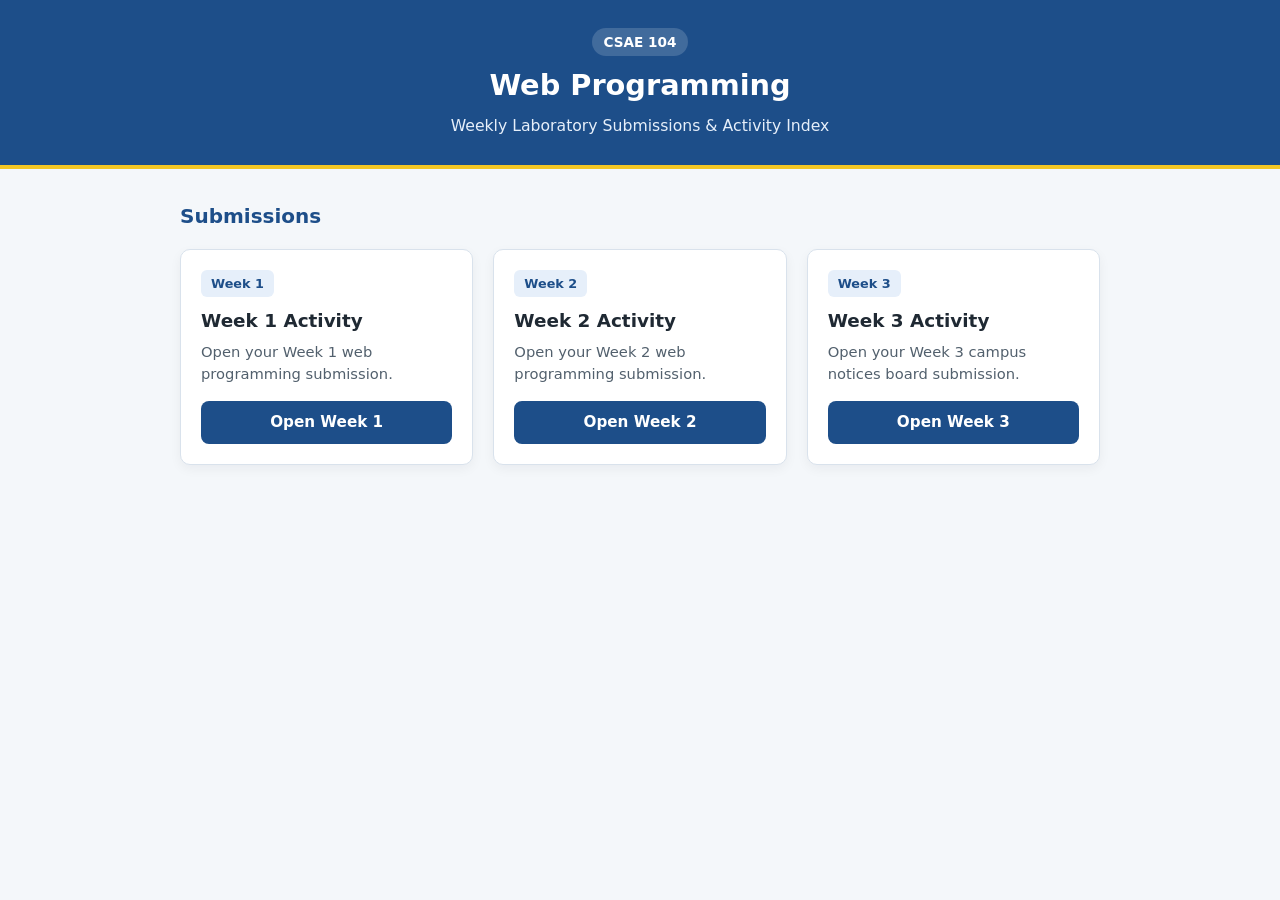
<file: index.html>
<!DOCTYPE html>
<html lang="en">
<head>
  <meta charset="utf-8">
  <meta name="viewport" content="width=device-width, initial-scale=1.0">
  <title>CSAE 104 Projects</title>
  <style>
    :root {
      --bg: #f4f7fa;
      --surface: #ffffff;
      --primary: #1d4e89;
      --primary-hover: #153a66;
      --accent-soft: #e6effa;
      --text: #1f2933;
      --muted: #52606d;
      --border: #d9e2ec;
      --radius: 10px;
    }

    *,
    *::before,
    *::after {
      box-sizing: border-box;
    }

    body {
      margin: 0;
      font-family: system-ui, -apple-system, sans-serif;
      background: var(--bg);
      color: var(--text);
      line-height: 1.5;
      min-height: 100vh;
      display: flex;
      flex-direction: column;
    }

    .site-header {
      background: var(--primary);
      color: #ffffff;
      padding: 28px 20px;
      text-align: center;
      border-bottom: 4px solid #f3c623;
    }

    .site-header .badge {
      display: inline-block;
      background: rgba(255, 255, 255, 0.16);
      color: #ffffff;
      font-size: 0.85rem;
      font-weight: 600;
      padding: 4px 12px;
      border-radius: 999px;
      margin-bottom: 8px;
    }

    .site-header h1 {
      margin: 0 0 6px 0;
      font-size: 1.8rem;
    }

    .site-header p {
      margin: 0;
      color: #e6effa;
      font-size: 0.98rem;
    }

    main {
      width: 100%;
      max-width: 960px;
      margin: 0 auto;
      padding: 32px 20px 48px;
      flex: 1;
    }

    .section-title {
      margin: 0 0 18px 0;
      font-size: 1.25rem;
      color: var(--primary);
    }

    .submissions {
      display: grid;
      grid-template-columns: repeat(auto-fit, minmax(240px, 1fr));
      gap: 20px;
    }

    .card {
      background: var(--surface);
      border: 1px solid var(--border);
      border-radius: var(--radius);
      padding: 20px;
      display: flex;
      flex-direction: column;
      justify-content: space-between;
      gap: 16px;
      box-shadow: 0 4px 12px rgba(15, 23, 42, 0.05);
      transition: transform 0.2s ease, box-shadow 0.2s ease;
    }

    .card:hover {
      transform: translateY(-3px);
      box-shadow: 0 10px 20px rgba(15, 23, 42, 0.08);
    }

    .week-tag {
      display: inline-block;
      background: var(--accent-soft);
      color: var(--primary);
      font-size: 0.8rem;
      font-weight: 700;
      padding: 4px 10px;
      border-radius: 6px;
      margin-bottom: 10px;
    }

    .card h3 {
      margin: 0 0 6px 0;
      font-size: 1.15rem;
      color: var(--text);
    }

    .card p {
      margin: 0;
      color: var(--muted);
      font-size: 0.92rem;
    }

    .btn-link {
      display: inline-flex;
      align-items: center;
      justify-content: center;
      text-decoration: none;
      background: var(--primary);
      color: #ffffff;
      font-weight: 600;
      font-size: 0.95rem;
      padding: 10px 16px;
      border-radius: 8px;
      transition: background 0.2s ease;
    }

    .btn-link:hover,
    .btn-link:focus-visible {
      background: var(--primary-hover);
    }
  </style>
</head>
<body>
  <header class="site-header">
    <span class="badge">CSAE 104</span>
    <h1>Web Programming</h1>
    <p>Weekly Laboratory Submissions &amp; Activity Index</p>
  </header>

  <main>
    <h2 class="section-title">Submissions</h2>

    <div class="submissions">
      <article class="card">
        <div>
          <span class="week-tag">Week 1</span>
          <h3>Week 1 Activity</h3>
          <p>Open your Week 1 web programming submission.</p>
        </div>
        <a class="btn-link" href="./Week1/week1.html">Open Week 1</a>
      </article>

      <article class="card">
        <div>
          <span class="week-tag">Week 2</span>
          <h3>Week 2 Activity</h3>
          <p>Open your Week 2 web programming submission.</p>
        </div>
        <a class="btn-link" href="./Week2/week2.html">Open Week 2</a>
      </article>

      <article class="card">
        <div>
          <span class="week-tag">Week 3</span>
          <h3>Week 3 Activity</h3>
          <p>Open your Week 3 campus notices board submission.</p>
        </div>
        <a class="btn-link" href="./Week3/week3.html">Open Week 3</a>
      </article>
    </div>
  </main>
</body>
</html>
</file>
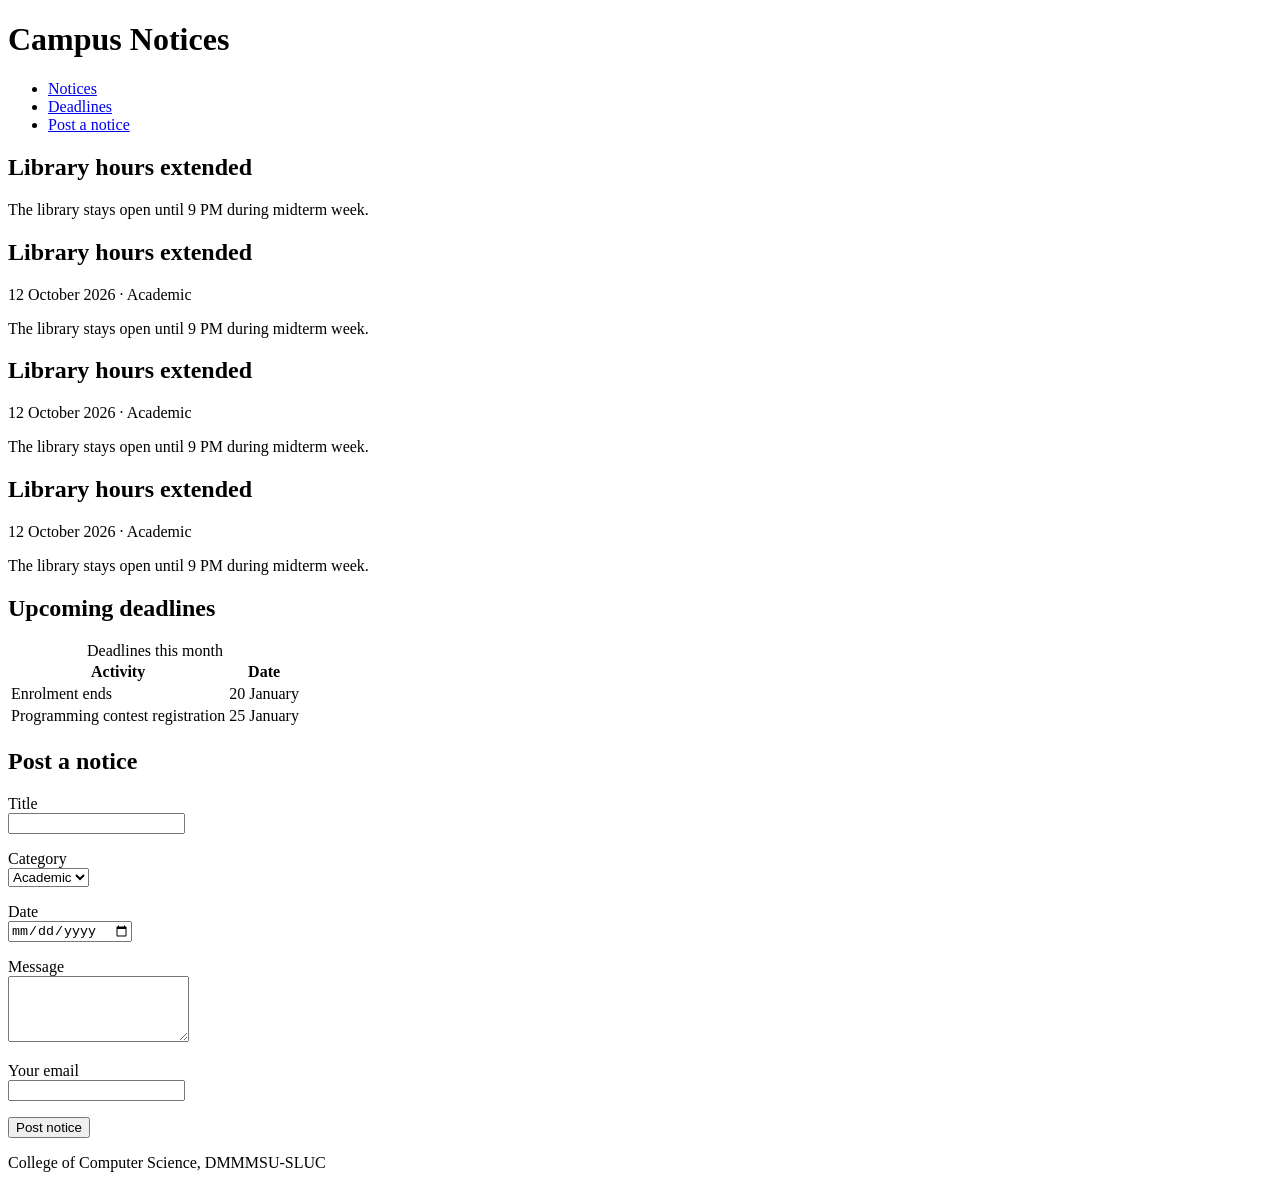
<file: Week1/week1.html>
<!DOCTYPE html>
<html lang="en">
<head>
  <meta charset="utf-8">
  <meta name="viewport" content="width=device-width, initial-scale=1">
  <title>Campus Notices</title>
</head>
<body>

  <header>
    <h1>Campus Notices</h1>
    <nav aria-label="Main">
      <ul>
        <li><a href="#notices">Notices</a></li>
        <li><a href="#deadlines">Deadlines</a></li>
        <li><a href="#submit">Post a notice</a></li>
      </ul>
    </nav>
  </header>

  <main>
    <section id="notices">
      <article class="notice">
        <h2>Library hours extended</h2>
        <p>The library stays open until 9 PM during midterm week.</p>
      </article>

      <article class="notice">
        <h2>Library hours extended</h2>
        <p class="meta">
          <time datetime="2026-10-12">12 October 2026</time> · 
          <span class="tag">Academic</span>
        </p>
        <p>The library stays open until 9 PM during midterm week.</p>
      </article>

      <article class="notice">
        <h2>Library hours extended</h2>
        <p class="meta">
          <time datetime="2026-10-12">12 October 2026</time> · 
          <span class="tag">Academic</span>
        </p>
        <p>The library stays open until 9 PM during midterm week.</p>
      </article>

      <article class="notice">
        <h2>Library hours extended</h2>
        <p class="meta">
          <time datetime="2026-10-12">12 October 2026</time> · 
          <span class="tag">Academic</span>
        </p>
        <p>The library stays open until 9 PM during midterm week.</p>
      </article>
    </section>

    <section id="deadlines">
      <h2>Upcoming deadlines</h2>
      <table>
        <caption>Deadlines this month</caption>
        <thead>
          <tr>
            <th scope="col">Activity</th>
            <th scope="col">Date</th>
          </tr>
        </thead>
        <tbody>
          <tr>
            <td>Enrolment ends</td>
            <td>20 January</td>
          </tr>
          <tr>
            <td>Programming contest registration</td>
            <td>25 January</td>
          </tr>
        </tbody>
      </table>
    </section>

    <section id="submit">
      <h2>Post a notice</h2>
      <form action="#" method="post">
        <p>
          <label for="title">Title</label><br>
          <input type="text" id="title" name="title" required maxlength="100">
        </p>
        <p>
          <label for="category">Category</label><br>
          <select id="category" name="category">
            <option value="academic">Academic</option>
            <option value="event">Event</option>
            <option value="general">General</option>
          </select>
        </p>
        <p>
          <label for="date">Date</label><br>
          <input type="date" id="date" name="date">
        </p>
        <p>
          <label for="message">Message</label><br>
          <textarea id="message" name="message" rows="4" required></textarea>
        </p>
        <p>
          <label for="email">Your email</label><br>
          <input type="email" id="email" name="email" required>
        </p>
        <button type="submit">Post notice</button>
      </form>
    </section>
  </main>

  <footer>
    <p>College of Computer Science, DMMMSU-SLUC</p>
  </footer>

</body>
</html>
</file>
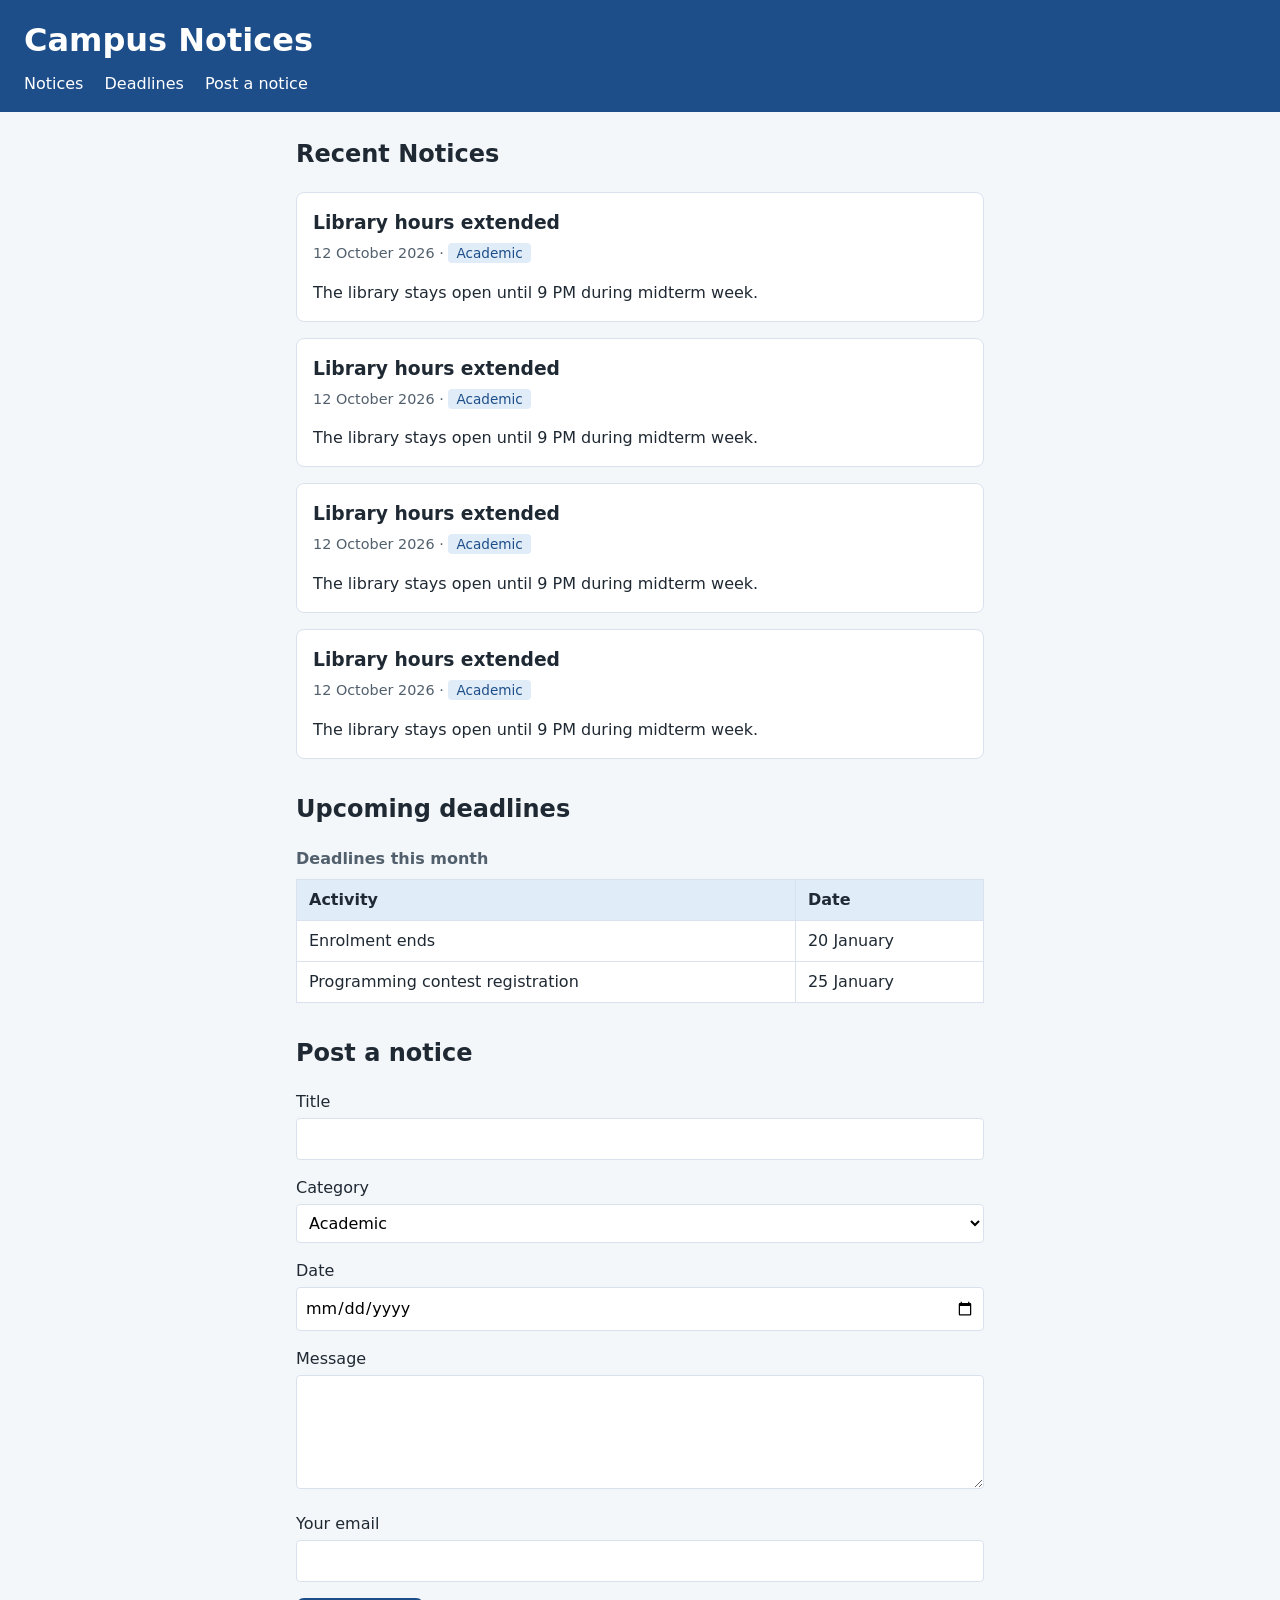
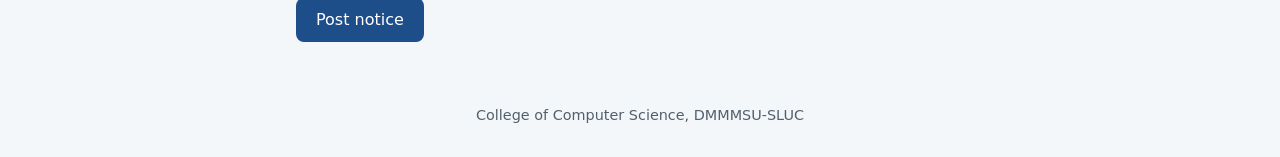
<file: Week2/week2.html>
<!DOCTYPE html>
<html lang="en">
<head>
  <meta charset="utf-8">
  <meta name="viewport" content="width=device-width, initial-scale=1">
  <title>Campus Notices</title>
  <link rel="stylesheet" href="styles.css">
</head>
<body>

  <header>
    <h1>Campus Notices</h1>
    <nav aria-label="Main">
      <ul>
        <li><a href="#notices">Notices</a></li>
        <li><a href="#deadlines">Deadlines</a></li>
        <li><a href="#submit">Post a notice</a></li>
      </ul>
    </nav>
  </header>

  <main>
    <section id="notices">
      <h2>Recent Notices</h2>

      <article class="notice">
        <h3>Library hours extended</h3>
        <p class="meta">
          <time datetime="2026-10-12">12 October 2026</time> ·
          <span class="tag">Academic</span>
        </p>
        <p>The library stays open until 9 PM during midterm week.</p>
      </article>

      <article class="notice">
        <h3>Library hours extended</h3>
        <p class="meta">
          <time datetime="2026-10-12">12 October 2026</time> ·
          <span class="tag">Academic</span>
        </p>
        <p>The library stays open until 9 PM during midterm week.</p>
      </article>

      <article class="notice">
        <h3>Library hours extended</h3>
        <p class="meta">
          <time datetime="2026-10-12">12 October 2026</time> ·
          <span class="tag">Academic</span>
        </p>
        <p>The library stays open until 9 PM during midterm week.</p>
      </article>

      <article class="notice">
        <h3>Library hours extended</h3>
        <p class="meta">
          <time datetime="2026-10-12">12 October 2026</time> ·
          <span class="tag">Academic</span>
        </p>
        <p>The library stays open until 9 PM during midterm week.</p>
      </article>
    </section>

    <section id="deadlines">
      <h2>Upcoming deadlines</h2>
      <table>
        <caption>Deadlines this month</caption>
        <thead>
          <tr>
            <th scope="col">Activity</th>
            <th scope="col">Date</th>
          </tr>
        </thead>
        <tbody>
          <tr>
            <td>Enrolment ends</td>
            <td>20 January</td>
          </tr>
          <tr>
            <td>Programming contest registration</td>
            <td>25 January</td>
          </tr>
        </tbody>
      </table>
    </section>

    <section id="submit">
      <h2>Post a notice</h2>
      <form action="#" method="post">
        <div class="form-group">
          <label for="title">Title</label>
          <input type="text" id="title" name="title" required maxlength="100">
        </div>

        <div class="form-group">
          <label for="category">Category</label>
          <select id="category" name="category">
            <option value="academic">Academic</option>
            <option value="event">Event</option>
            <option value="general">General</option>
          </select>
        </div>

        <div class="form-group">
          <label for="date">Date</label>
          <input type="date" id="date" name="date">
        </div>

        <div class="form-group">
          <label for="message">Message</label>
          <textarea id="message" name="message" rows="4" required></textarea>
        </div>

        <div class="form-group">
          <label for="email">Your email</label>
          <input type="email" id="email" name="email" required>
        </div>

        <button type="submit">Post notice</button>
      </form>
    </section>
  </main>

  <footer>
    <p>College of Computer Science, DMMMSU-SLUC</p>
  </footer>

</body>
</html>
</file>
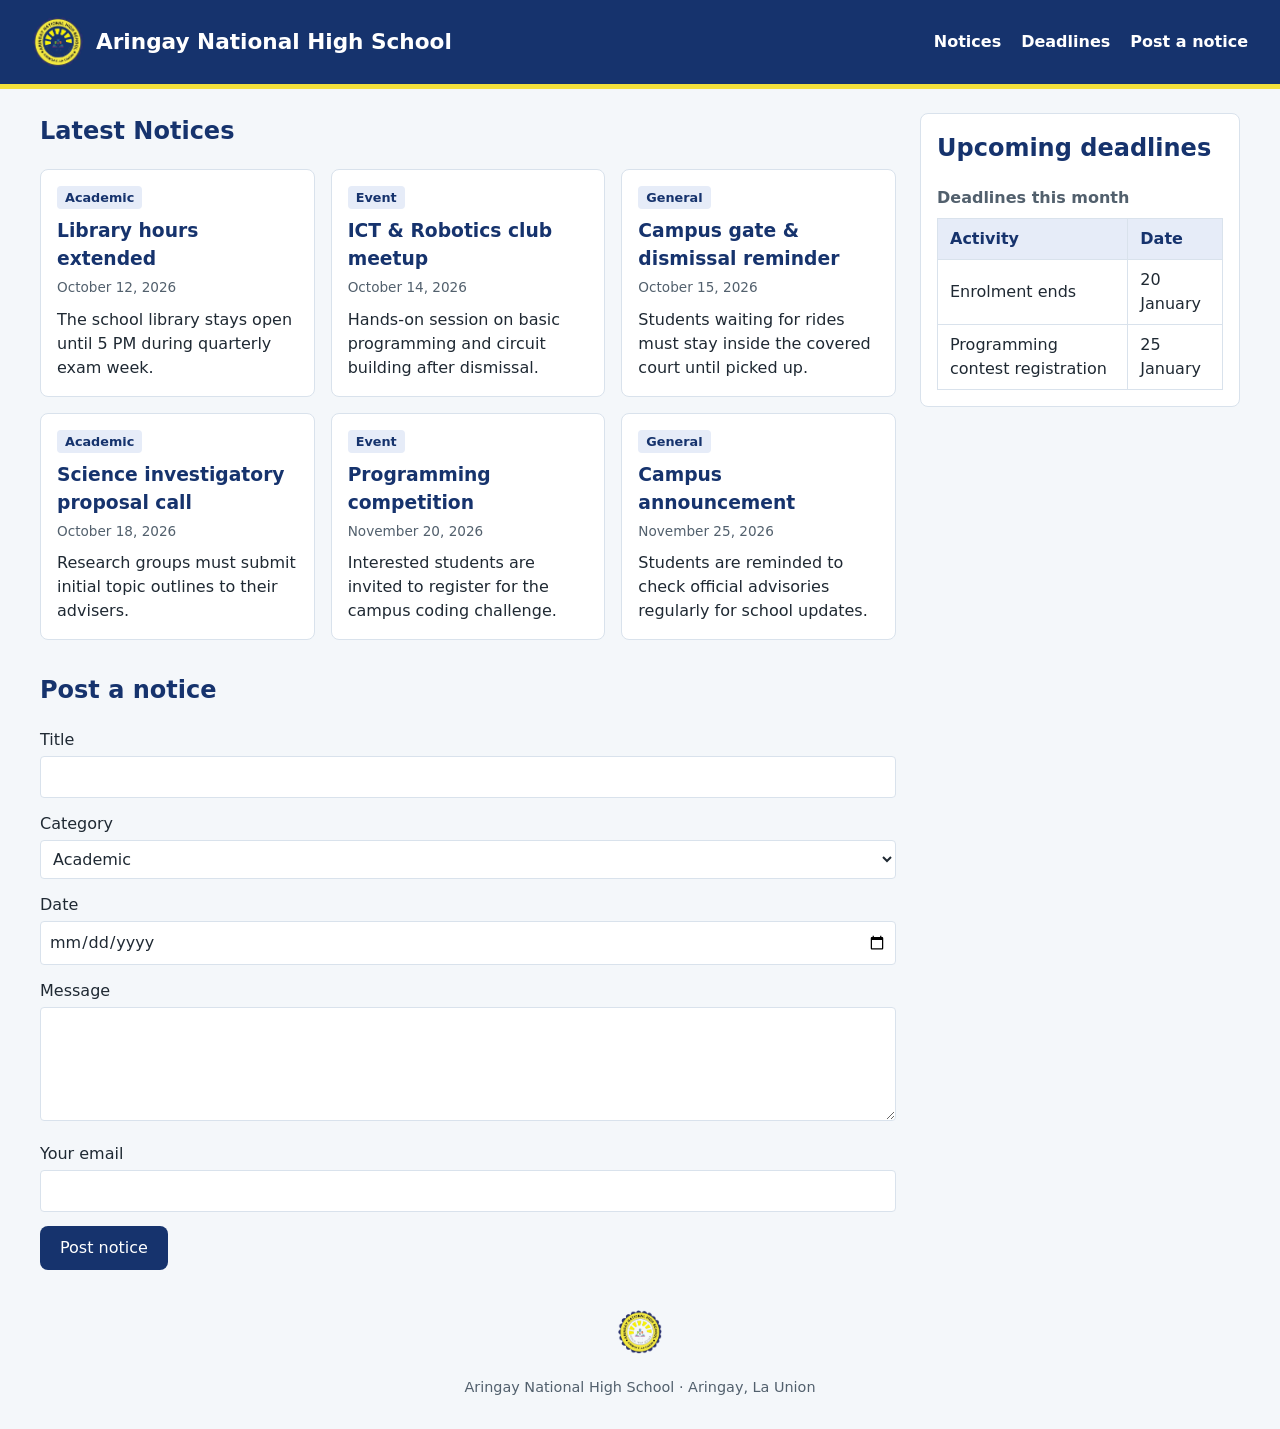
<file: Week3/week3.html>
<!DOCTYPE html>
<html lang="en">
<head>
  <meta charset="utf-8">
  <meta name="viewport" content="width=device-width, initial-scale=1">
  <title>Aringay National High School</title>
  <link rel="stylesheet" href="styles.css">
</head>
<body>

  <header class="site-header">
    <div class="brand-left">
      <img src="ANHS.png" alt="Aringay National High School logo" class="school-logo">
      <h1>Aringay National High School</h1>
    </div>

    <nav class="header-nav" aria-label="Main">
      <ul>
        <li><a href="#notices">Notices</a></li>
        <li><a href="#deadlines">Deadlines</a></li>
        <li><a href="#submit">Post a notice</a></li>
      </ul>
    </nav>
  </header>

  <main>
    <section id="notices" aria-labelledby="notices-heading">
      <h2 id="notices-heading">Latest Notices</h2>

      <div class="notices">
        <article class="notice">
          <span class="tag">Academic</span>
          <h3>Library hours extended</h3>
          <p class="meta">
            <time datetime="2026-10-12">October 12, 2026</time>
          </p>
          <p>The school library stays open until 5 PM during quarterly exam week.</p>
        </article>

        <article class="notice">
          <span class="tag">Event</span>
          <h3>ICT &amp; Robotics club meetup</h3>
          <p class="meta">
            <time datetime="2026-10-14">October 14, 2026</time>
          </p>
          <p>Hands-on session on basic programming and circuit building after dismissal.</p>
        </article>

        <article class="notice">
          <span class="tag">General</span>
          <h3>Campus gate &amp; dismissal reminder</h3>
          <p class="meta">
            <time datetime="2026-10-15">October 15, 2026</time>
          </p>
          <p>Students waiting for rides must stay inside the covered court until picked up.</p>
        </article>

        <article class="notice">
          <span class="tag">Academic</span>
          <h3>Science investigatory proposal call</h3>
          <p class="meta">
            <time datetime="2026-10-18">October 18, 2026</time>
          </p>
          <p>Research groups must submit initial topic outlines to their advisers.</p>
        </article>

        <article class="notice">
          <span class="tag">Event</span>
          <h3>Programming competition</h3>
          <p class="meta">
            <time datetime="2026-11-20">November 20, 2026</time>
          </p>
          <p>Interested students are invited to register for the campus coding challenge.</p>
        </article>

        <article class="notice">
          <span class="tag">General</span>
          <h3>Campus announcement</h3>
          <p class="meta">
            <time datetime="2026-11-25">November 25, 2026</time>
          </p>
          <p>Students are reminded to check official advisories regularly for school updates.</p>
        </article>
      </div>
    </section>

    <section id="submit" aria-labelledby="submit-heading">
      <h2 id="submit-heading">Post a notice</h2>
      <form action="#" method="post">
        <div class="form-group">
          <label for="title">Title</label>
          <input type="text" id="title" name="title" required maxlength="100">
        </div>

        <div class="form-group">
          <label for="category">Category</label>
          <select id="category" name="category">
            <option value="academic">Academic</option>
            <option value="event">Event</option>
            <option value="general">General</option>
          </select>
        </div>

        <div class="form-group">
          <label for="date">Date</label>
          <input type="date" id="date" name="date">
        </div>

        <div class="form-group">
          <label for="message">Message</label>
          <textarea id="message" name="message" rows="4" required></textarea>
        </div>

        <div class="form-group">
          <label for="email">Your email</label>
          <input type="email" id="email" name="email" required>
        </div>

        <button type="submit">Post notice</button>
      </form>
    </section>
  </main>

  <aside class="side-panel" aria-label="Sidebar">
    <section id="deadlines" aria-labelledby="deadlines-heading">
      <h2 id="deadlines-heading">Upcoming deadlines</h2>
      <div class="table-wrap">
        <table>
          <caption>Deadlines this month</caption>
          <thead>
            <tr>
              <th scope="col">Activity</th>
              <th scope="col">Date</th>
            </tr>
          </thead>
          <tbody>
            <tr>
              <td>Enrolment ends</td>
              <td><time datetime="2026-01-20">20 January</time></td>
            </tr>
            <tr>
              <td>Programming contest registration</td>
              <td><time datetime="2026-01-25">25 January</time></td>
            </tr>
          </tbody>
        </table>
      </div>
    </section>
  </aside>

  <footer>
    <img src="ANHS.png" alt="Aringay National High School logo" class="footer-logo">
    <p>Aringay National High School · Aringay, La Union</p>
  </footer>

</body>
</html>
</file>
<file: Week2/styles.css>
:root {
  --brand: #1d4e89;
  --brand-soft: #e0ecf8;
  --surface: #ffffff;
  --page: #f4f7fa;
  --text: #1f2933;
  --text-muted: #52606d;
  --border: #d9e2ec;
  --radius: 8px;
}

* {
  box-sizing: border-box;
}

body {
  font-family: system-ui, sans-serif;
  font-size: 1rem;
  line-height: 1.5;
  margin: 0;
  background: var(--page);
  color: var(--text);
}


header {
  background: var(--brand);
  color: white;
  padding: 16px 24px;
}

header h1 {
  margin: 0 0 8px 0;
}

nav ul {
  list-style: none;
  margin: 0;
  padding: 0;
}

nav li {
  display: inline-block;
  margin-right: 16px;
}

nav a {
  color: white;
  text-decoration: none;
}

nav a:hover {
  text-decoration: underline;
}

main {
  max-width: 720px;
  margin: 24px auto;
  padding: 0 16px;
}

section {
  margin-bottom: 32px;
}


.notice {
  background: var(--surface);
  border: 1px solid var(--border);
  border-radius: var(--radius);
  padding: 16px;
  margin-bottom: 16px;
}

.notice h3 {
  margin-top: 0;
  margin-bottom: 6px;
}

.notice p:last-child {
  margin-bottom: 0;
}

.meta {
  font-size: 0.9rem;
  color: var(--text-muted);
  margin-top: 0;
  margin-bottom: 12px;
}

.tag {
  background: var(--brand-soft);
  color: var(--brand);
  border-radius: 4px;
  padding: 2px 8px;
  font-size: 0.85rem;
  font-weight: 500;
}


table {
  border-collapse: collapse;
  width: 100%;
  background: var(--surface);
}

caption {
  text-align: left;
  font-weight: 600;
  margin-bottom: 8px;
  color: var(--text-muted);
}

th,
td {
  border: 1px solid var(--border);
  padding: 8px 12px;
  text-align: left;
}

th {
  background: var(--brand-soft);
}


.form-group {
  margin-bottom: 16px;
}

label {
  display: block;
  font-weight: 500;
  margin-bottom: 4px;
}

input,
select,
textarea {
  width: 100%;
  padding: 8px;
  border: 1px solid var(--border);
  border-radius: 4px;
  font: inherit;
  background: var(--surface);
}

input:focus,
select:focus,
textarea:focus {
  outline: 3px solid var(--brand);
  border-color: var(--brand);
}

button {
  background: var(--brand);
  color: white;
  border: 0;
  border-radius: var(--radius);
  padding: 10px 20px;
  font: inherit;
  font-weight: 500;
  cursor: pointer;
}

button:hover {
  background: #163b69;
}


footer {
  text-align: center;
  padding: 16px;
  color: var(--text-muted);
  font-size: 0.9rem;
}
</file>
<file: Week3/styles.css>
:root {
  --brand: #16336d;        
  --brand-soft: #e6ecf8;
  --logo-yellow: #f3e03b;    
  --surface: #ffffff;
  --page: #f4f7fa;
  --text: #1f2933;
  --text-muted: #52606d;
  --border: #d9e2ec;
  --radius: 8px;
}

*,
*::before,
*::after {
  box-sizing: border-box;
}

body {
  font-family: system-ui, sans-serif;
  font-size: 1rem;
  line-height: 1.5;
  margin: 0;
  background: var(--page);
  color: var(--text);
  display: grid;
  gap: 24px;
  grid-template-columns: 1fr;
}

.site-header {
  background: var(--brand);
  color: #ffffff;
  padding: 16px 32px;
  border-bottom: 5px solid var(--logo-yellow);
  display: flex;
  flex-wrap: wrap;
  align-items: center;
  justify-content: space-between;
  gap: 12px 24px;
}

.brand-left {
  display: flex;
  align-items: center;
  gap: 12px;
}

.school-logo {
  width: 52px;
  height: 52px;
  object-fit: contain;
  border-radius: 50%;
}

.site-header h1 {
  margin: 0;
  font-size: 1.35rem;
  color: #ffffff;
}

.header-nav ul {
  display: flex;
  flex-wrap: wrap;
  align-items: center;
  gap: 8px 20px;
  list-style: none;
  margin: 0;
  padding: 0;
}

.header-nav a {
  color: #ffffff;
  font-weight: 600;
  text-decoration: none;
}

.header-nav a:hover,
.header-nav a:focus-visible {
  color: var(--logo-yellow);
  text-decoration: underline;
}


main,
.side-panel {
  width: 100%;
  padding: 0 16px;
}

main section {
  margin-bottom: 32px;
}

main section:last-child {
  margin-bottom: 0;
}

.side-panel section {
  background: var(--surface);
  border: 1px solid var(--border);
  border-radius: var(--radius);
  padding: 16px;
}

h2 {
  color: var(--brand);
  margin-top: 0;
}


.notices {
  display: grid;
  gap: 16px;
  grid-template-columns: 1fr;
}

.notice {
  background: var(--surface);
  border: 1px solid var(--border);
  border-radius: var(--radius);
  padding: 16px;
  display: flex;
  flex-direction: column;
  align-items: flex-start;
}

.tag {
  background: var(--brand-soft);
  color: var(--brand);
  border-radius: 4px;
  padding: 2px 8px;
  font-size: 0.8rem;
  font-weight: 600;
  margin-bottom: 8px;
}

.notice h3 {
  color: var(--brand);
  margin: 0 0 4px 0;
}

.meta {
  font-size: 0.85rem;
  color: var(--text-muted);
  margin: 0 0 10px 0;
}

.notice p:last-child {
  margin: 0;
}


.table-wrap {
  overflow-x: auto;
}

table {
  border-collapse: collapse;
  width: 100%;
  background: var(--surface);
}

caption {
  text-align: left;
  font-weight: 600;
  margin-bottom: 8px;
  color: var(--text-muted);
}

th,
td {
  border: 1px solid var(--border);
  padding: 8px 12px;
  text-align: left;
}

th {
  background: var(--brand-soft);
  color: var(--brand);
}


.form-group {
  margin-bottom: 14px;
}

label {
  display: block;
  font-weight: 500;
  margin-bottom: 4px;
}

input,
select,
textarea {
  width: 100%;
  padding: 8px;
  border: 1px solid var(--border);
  border-radius: 4px;
  font: inherit;
  background: var(--surface);
  color: var(--text);
}

input:focus,
select:focus,
textarea:focus {
  outline: 3px solid var(--brand);
  border-color: var(--brand);
}

button {
  background: var(--brand);
  color: #ffffff;
  border: 0;
  border-radius: var(--radius);
  padding: 10px 20px;
  font: inherit;
  font-weight: 500;
  cursor: pointer;
}

button:hover,
button:focus-visible {
  background: #0f2552;
}

img {
  max-width: 100%;
  height: auto;
}


footer {
  text-align: center;
  padding: 16px;
  color: var(--text-muted);
  font-size: 0.9rem;
  display: flex;
  flex-direction: column;
  align-items: center;
  gap: 8px;
}

.footer-logo {
  width: 44px;
  height: 44px;
  object-fit: contain;
}

@media (min-width: 600px) {
  .notices {
    grid-template-columns: repeat(2, 1fr);
  }
}

@media (min-width: 960px) {
  .notices {
    grid-template-columns: repeat(3, 1fr);
  }

  body {
    grid-template-columns: minmax(16px, 1fr) minmax(0, 880px) 320px minmax(16px, 1fr);
    grid-template-areas:
      "header header header header"
      ".      main   aside  ."
      "footer footer footer footer";
  }

  .site-header {
    grid-area: header;
  }

  main {
    grid-area: main;
    padding: 0;
  }

  .side-panel {
    grid-area: aside;
    padding: 0;
  }

  footer {
    grid-area: footer;
  }
}
</file>
